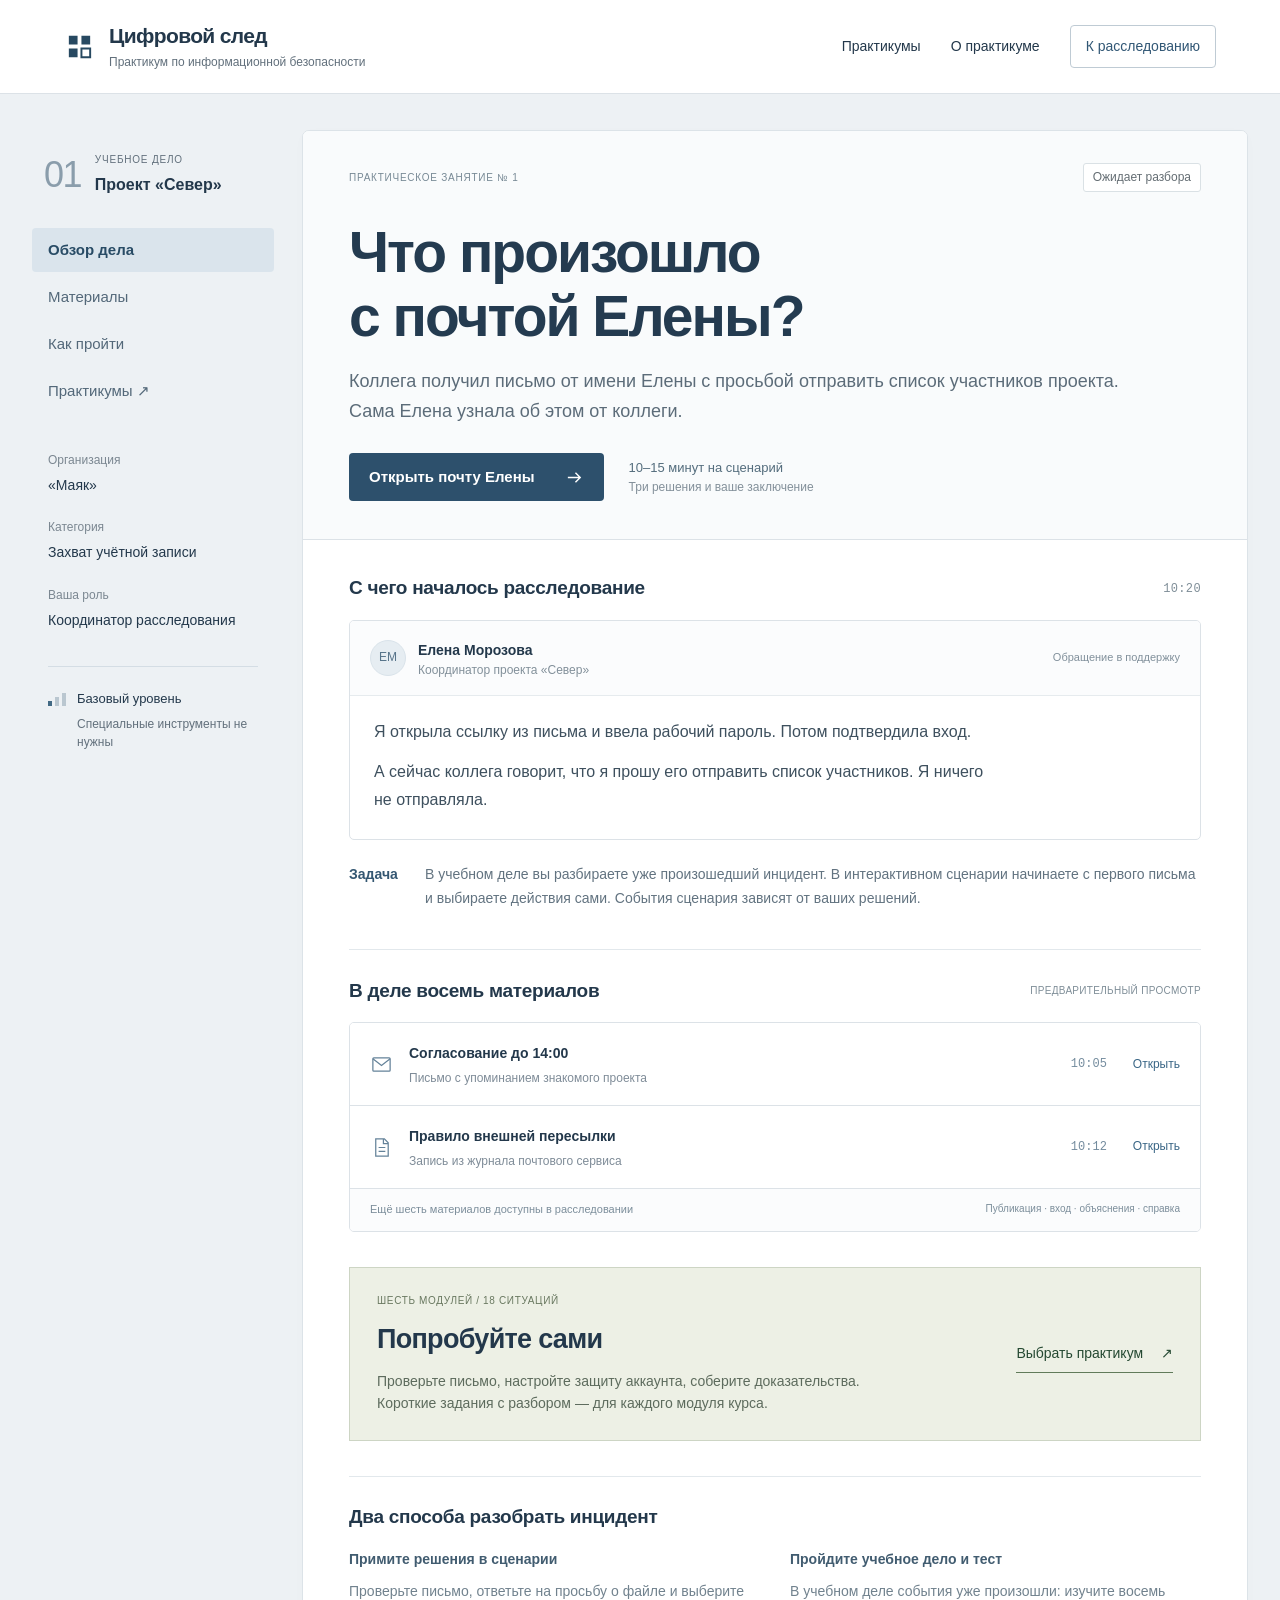
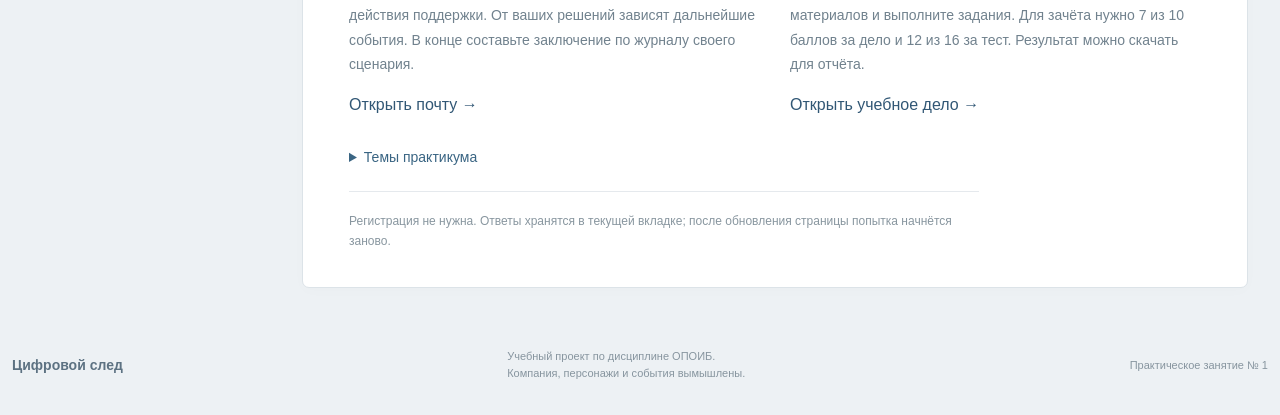
<file: index.html>
<!doctype html>
<html lang="ru">
<head>
<meta charset="UTF-8"><meta name="viewport" content="width=device-width, initial-scale=1">
<meta name="theme-color" content="#223b53">
<meta name="description" content="Учебное дело о захвате рабочей почты. Материалы инцидента, проверка версий и итоговый тест по информационной безопасности.">
<title>Дело «Север» — Цифровой след</title>
<link rel="icon" href="favicon.svg" type="image/svg+xml"><link rel="stylesheet" href="style.css?v=4"><script src="app.js?v=3" defer></script>
<script src="story.js?v=3" defer></script>
</head>
<body>
<a class="skip" href="#main">Перейти к содержанию</a>
<header class="header">
<a class="brand" href="#" aria-label="Цифровой след — главная"><svg class="brand-symbol" viewBox="0 0 32 32" aria-hidden="true"><path d="M5 5h9v9H5zm13 0h9v9h-9zM5 18h9v9H5z" fill="currentColor"/><path d="M18 18h9v9h-9z" fill="none" stroke="currentColor" stroke-width="2"/></svg><span>Цифровой след<small>Практикум по информационной безопасности</small></span></a>
<nav aria-label="Основная навигация"><a href="practice.html" class="practice-nav">Практикумы</a><a href="#course" class="landing-nav">О практикуме</a><button class="text-btn" id="header-action">К расследованию</button></nav>
</header>
<main id="main">
<div id="landing" class="case-layout">
<aside class="case-sidebar" aria-label="Навигация по делу">
<div class="sidebar-top"><span class="case-number">01</span><div><p>УЧЕБНОЕ ДЕЛО</p><strong>Проект «Север»</strong></div></div>
<nav class="case-menu" aria-label="Разделы страницы"><a class="selected" href="#case">Обзор дела</a><a href="#materials">Материалы</a><a href="#course">Как пройти</a><a href="practice.html">Практикумы ↗</a></nav>
<div class="sidebar-details"><p>Организация</p><strong>«Маяк»</strong><p>Категория</p><strong>Захват учётной записи</strong><p>Ваша роль</p><strong>Координатор расследования</strong></div>
<div class="sidebar-bottom"><span class="level-mark" aria-hidden="true"><i></i><i></i><i></i></span><p>Базовый уровень<br><small>Специальные инструменты не нужны</small></p></div>
</aside>
<div class="case-main">
<section class="case-intro" id="case"><div class="case-kicker"><span>ПРАКТИЧЕСКОЕ ЗАНЯТИЕ № 1</span><span class="case-status">Ожидает разбора</span></div>
<h1>Что произошло<br>с почтой Елены?</h1>
<p class="intro-lead">Коллега получил письмо от имени Елены с просьбой отправить список участников проекта.<br class="desktop-br"> Сама Елена узнала об этом от коллеги.</p>
<div class="intro-bottom"><button class="primary" data-story>Открыть почту Елены <svg viewBox="0 0 20 20" aria-hidden="true"><path d="M3 10h13M11 5l5 5-5 5"/></svg></button><span>10–15 минут на сценарий<br><small>Три решения и ваше заключение</small></span></div>
</section>
<div class="case-body">
<section class="incident-brief"><div class="section-title"><h2>С чего началось расследование</h2><span>10:20</span></div>
<article class="message"><div class="message-person"><span class="person-initials">ЕМ</span><div><strong>Елена Морозова</strong><p>Координатор проекта «Север»</p></div><span class="message-type">Обращение в поддержку</span></div><div class="message-text"><p>Я открыла ссылку из письма и ввела рабочий пароль. Потом подтвердила вход.</p><p>А сейчас коллега говорит, что я прошу его отправить список участников. Я ничего не отправляла.</p></div></article>
<div class="case-assignment"><span>Задача</span><p>В учебном деле вы разбираете уже произошедший инцидент. В интерактивном сценарии начинаете с первого письма и выбираете действия сами. События сценария зависят от ваших решений.</p></div></section>
<section class="materials-section" id="materials"><div class="section-title"><h2>В деле восемь материалов</h2><span>ПРЕДВАРИТЕЛЬНЫЙ ПРОСМОТР</span></div>
<div class="material-list"><button class="material-row" data-preview="D"><svg viewBox="0 0 24 24" aria-hidden="true"><rect x="3" y="5" width="18" height="14" rx="1"/><path d="m3 6 9 7 9-7"/></svg><span><strong>Согласование до 14:00</strong><small>Письмо с упоминанием знакомого проекта</small></span><span class="material-time">10:05</span><span class="row-open">Открыть</span></button>
<button class="material-row" data-preview="A"><svg viewBox="0 0 24 24" aria-hidden="true"><path d="M6 3h9l4 4v14H6zM14 3v5h5M9 12h7M9 16h7"/></svg><span><strong>Правило внешней пересылки</strong><small>Запись из журнала почтового сервиса</small></span><span class="material-time">10:12</span><span class="row-open">Открыть</span></button>
<div class="material-rest"><span>Ещё шесть материалов доступны в расследовании</span><span>Публикация · вход · объяснения · справка</span></div></div></section>
<section class="practice-entry" aria-labelledby="practice-heading"><div><p class="eyebrow">ШЕСТЬ МОДУЛЕЙ / 18 СИТУАЦИЙ</p><h2 id="practice-heading">Попробуйте сами</h2><p>Проверьте письмо, настройте защиту аккаунта, соберите доказательства. Короткие задания с разбором — для каждого модуля курса.</p></div><a href="practice.html">Выбрать практикум <span aria-hidden="true">↗</span></a></section>
<section class="course-section" id="course"><div class="section-title"><h2>Два способа разобрать инцидент</h2></div><div class="course-columns"><div><h3>Примите решения в сценарии</h3><p>Проверьте письмо, ответьте на просьбу о файле и выберите действия поддержки. От ваших решений зависят дальнейшие события. В конце составьте заключение по журналу своего сценария.</p><button class="text-btn" data-story>Открыть почту →</button></div><div><h3>Пройдите учебное дело и тест</h3><p>В учебном деле события уже произошли: изучите восемь материалов и выполните задания. Для зачёта нужно 7 из 10 баллов за дело и 12 из 16 за тест. Результат можно скачать для отчёта.</p><button class="text-btn" data-start>Открыть учебное дело →</button></div></div>
<details class="course-outline"><summary>Темы практикума</summary><ol><li>Цифровой след и открытые публикации</li><li>Фишинг и проверка запросов</li><li>Пароли, MFA и управление сеансами</li><li>ИИ и границы доверия к внешним материалам</li><li>Первые действия после инцидента</li><li>Проверка версий и восстановление событий</li></ol></details>
<p class="session-note">Регистрация не нужна. Ответы хранятся в текущей вкладке; после обновления страницы попытка начнётся заново.</p></section>
</div></div></div>
<section id="story" hidden aria-label="Интерактивный сценарий"></section>
<section id="workspace" hidden aria-label="Рабочее место расследования"><div class="workspace-top"><div><p class="eyebrow">МАЯК / УЧЕБНОЕ РАССЛЕДОВАНИЕ</p><h1 tabindex="-1" id="game-title">Дело «Север»</h1></div><button class="secondary" id="exit-game">Обзор дела</button></div><ol class="stepper" id="stepper" aria-label="Этапы дела"></ol><div id="game-content"></div></section>
</main>
<footer><a class="footer-brand" href="#">Цифровой след</a><p>Учебный проект по дисциплине ОПОИБ.<br>Компания, персонажи и события вымышлены.</p><span>Практическое занятие № 1</span></footer>
<div id="announcer" class="sr-only" aria-live="polite"></div><dialog id="evidence-dialog" aria-labelledby="evidence-title"><button class="dialog-close" aria-label="Закрыть улику">×</button><div id="evidence-body"></div></dialog>
</body></html>
</file>
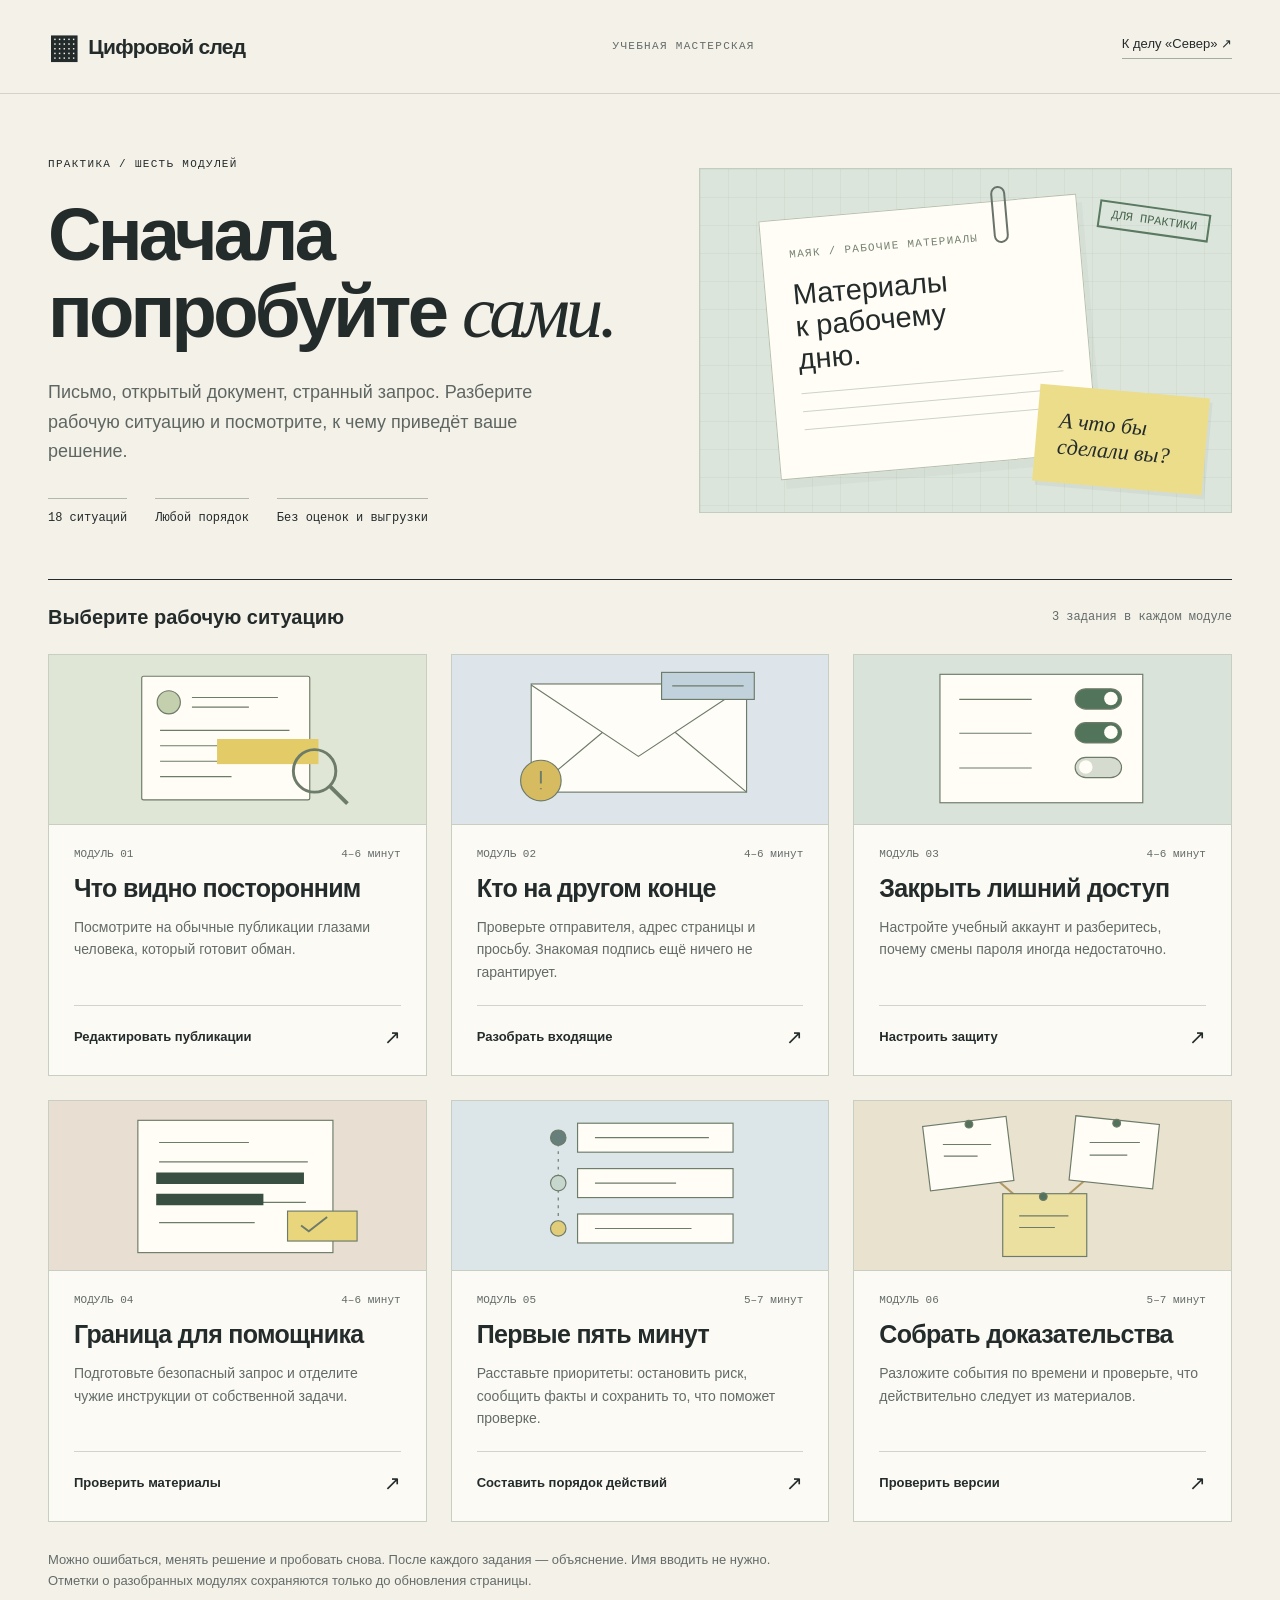
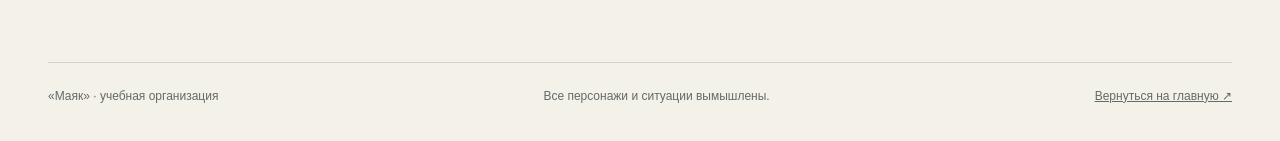
<file: practice.html>
<!doctype html>
<html lang="ru">
<head>
<meta charset="utf-8"><meta name="viewport" content="width=device-width,initial-scale=1">
<meta name="theme-color" content="#f4f1e9">
<meta name="description" content="Шесть интерактивных практикумов по информационной безопасности. Разберите рабочие ситуации, проверьте решения и узнайте, что изменить.">
<title>Практикумы — Цифровой след</title>
<link rel="icon" href="favicon.svg" type="image/svg+xml">
<link rel="stylesheet" href="practice.css?v=1"><script src="practice.js?v=1" defer></script>
</head>
<body>
<a class="skip-link" href="#content">К содержанию</a>
<header class="lab-header"><a class="lab-brand" href="index.html"><span class="brand-grid" aria-hidden="true">▦</span> Цифровой след</a><span class="header-label">УЧЕБНАЯ МАСТЕРСКАЯ</span><a class="back-link" href="index.html#course">К делу «Север» ↗</a></header>
<main id="content"><div id="practice-root"></div></main>
<footer class="lab-footer"><span>«Маяк» · учебная организация</span><span>Все персонажи и ситуации вымышлены.</span><a href="index.html">Вернуться на главную ↗</a></footer>
<noscript><p>Для интерактивных заданий необходимо включить JavaScript.</p></noscript>
</body></html>
</file>
<file: style.css>
@charset "UTF-8";
:root{--ink:#23384b;--paper:#fff;--muted:#62707c;--line:#dce2e7;--accent:#315775;--green:#276549;--red:#a23e3e;--sans:"Segoe UI",Arial,sans-serif;--mono:Consolas,"Courier New",monospace}
*{box-sizing:border-box}html{scroll-behavior:smooth;scroll-padding-top:28px}body{margin:0;background:#edf1f4;color:var(--ink);font:16px/1.6 var(--sans)}[hidden]{display:none!important}button,input{font:inherit}button,a{-webkit-tap-highlight-color:transparent}button{cursor:pointer}button:disabled{cursor:default;opacity:.45}button{border:0}a{color:inherit;text-decoration:none}a:hover{text-decoration:underline}button:focus-visible,a:focus-visible,input:focus-visible,summary:focus-visible{outline:3px solid #4286b7;outline-offset:4px}h1,h2,h3,p{margin:0}button{transition:background .15s,color .15s}.skip{position:absolute;top:-100px;left:15px;z-index:99;background:white;padding:12px}.skip:focus{top:10px}
.header{height:94px;display:flex;align-items:center;justify-content:space-between;padding:0 5%;gap:25px;background:#fff;border-bottom:1px solid var(--line)}.brand{display:flex;align-items:center;gap:14px;font-size:21px;font-weight:600;line-height:1.25;letter-spacing:-.03em}.brand:hover{text-decoration:none}.brand small{display:block;font-size:12px;font-weight:400;color:var(--muted);letter-spacing:0;margin-top:5px}.brand-symbol{width:31px;height:31px;color:#274961}.header nav{display:flex;align-items:center;gap:30px;font-size:14px}.text-btn{padding:7px 0;background:none;font-weight:500;color:#315775}.text-btn:hover{color:#172e42;text-decoration:underline}.header .text-btn{border:1px solid #bfcbd4;border-radius:4px;padding:9px 15px}.primary{display:inline-flex;gap:30px;align-items:center;justify-content:space-between;min-height:48px;padding:12px 20px;border-radius:4px;background:#2d506c;color:#fff;font-weight:550;font-size:15px}.primary:hover{background:#1d3c55}.primary svg{width:19px;height:19px;fill:none;stroke:currentColor;stroke-width:1.5}.primary span{font-size:20px;line-height:1}.eyebrow{font-size:12px;line-height:1.6;font-weight:500;letter-spacing:.065em}
.case-layout{max-width:1320px;margin:36px auto 60px;display:grid;grid-template-columns:242px minmax(0,1fr);padding:0 32px;gap:28px;align-items:start}.case-sidebar{padding-top:22px;position:sticky;top:20px}.sidebar-top{display:flex;align-items:center;gap:14px;margin:0 12px 30px}.case-number{font:400 36px/1 var(--sans);color:#8a9dab;letter-spacing:-.045em}.sidebar-top p{font-size:10px;color:var(--muted);letter-spacing:.08em;margin-bottom:4px}.sidebar-top strong{font-size:16px;font-weight:550}.case-menu{display:grid;gap:3px;margin-bottom:38px}.case-menu a{padding:10px 16px;border-radius:4px;font-size:15px;color:#536879}.case-menu .selected{background:#dae4ec;color:#284b65;font-weight:600}.case-menu a:hover{background:#e2e9ef;text-decoration:none}.sidebar-details{padding:0 16px}.sidebar-details p{font-size:12px;color:#7b8791;margin-top:22px}.sidebar-details strong{font-size:14px;font-weight:500;display:block;margin-top:4px}.sidebar-bottom{border-top:1px solid #d4dde4;margin:35px 16px 0;padding-top:22px;display:flex;align-items:flex-start;gap:11px;font-size:13px}.sidebar-bottom small{font-size:12px;color:var(--muted);display:block;line-height:1.5;margin-top:5px}.level-mark{display:flex;gap:3px;align-items:flex-end;height:17px;flex-shrink:0}.level-mark i{width:4px;background:#bac7d0;height:9px}.level-mark i:first-child{background:#426a84;height:5px}.level-mark i:last-child{height:13px}.case-main{background:white;border:1px solid #dce3e8;border-radius:7px;overflow:hidden;box-shadow:0 3px 14px #243a4f04}.case-intro{padding:32px 46px 38px;background:#f9fbfc;border-bottom:1px solid var(--line)}.case-kicker{display:flex;align-items:center;justify-content:space-between;gap:15px;font-size:10px;letter-spacing:.075em;color:#778995}.case-status{font-size:12px;letter-spacing:0;color:#646d73;padding:4px 9px;border:1px solid #dae1e5;border-radius:3px;white-space:nowrap;background:white}.case-intro h1{font-size:57px;line-height:1.12;font-weight:550;letter-spacing:-.035em;color:#243b50;margin:29px 0 18px}.intro-lead{font-size:18px;line-height:1.65;color:#5c6c79}.intro-bottom{display:flex;align-items:center;gap:25px;margin-top:27px}.intro-bottom>span{font-size:13px;color:#546d7d;line-height:1.5}.intro-bottom small{font-size:12px;color:#83909a}.case-body{padding:35px 46px 36px}.section-title{display:flex;justify-content:space-between;align-items:center;gap:15px;margin-bottom:18px}.section-title h2{font-size:19px;line-height:1.4;font-weight:550;letter-spacing:-.015em}.section-title>span{font-size:10px;letter-spacing:.03em;color:#7f8e98;white-space:nowrap}.incident-brief>.section-title>span{font:12px var(--mono)}.message{border:1px solid var(--line);border-radius:5px;overflow:hidden}.message-person{display:flex;align-items:center;gap:12px;padding:16px 20px;background:#fbfcfd;border-bottom:1px solid #e6ebee}.person-initials{width:36px;height:36px;flex-shrink:0;display:grid;place-items:center;background:#e6edf2;border:1px solid #d9e3ea;border-radius:50%;color:#57748a;font-size:12px}.message-person strong{font-size:14px;font-weight:600}.message-person p{font-size:12px;color:#82909a;line-height:1.4}.message-type{margin-left:auto;font-size:11px;color:#81909b}.message-text{padding:22px 24px 25px;font-size:16px;line-height:1.75;color:#3e505e;max-width:660px}.message-text p+p{margin-top:12px}.case-assignment{display:grid;grid-template-columns:66px 1fr;gap:10px;margin:23px 0 0;color:#627380;font-size:14px;line-height:1.7}.case-assignment>span{color:#345772;font-weight:600}.materials-section{margin-top:38px;padding-top:28px;border-top:1px solid #e2e8ec}.material-list{border:1px solid var(--line);border-radius:5px;overflow:hidden}.material-row{display:flex;align-items:center;gap:16px;background:white;text-align:left;color:var(--ink);width:100%;padding:17px 20px;border-bottom:1px solid var(--line)}.material-row:hover{background:#f5f9fc}.material-row svg{width:23px;height:23px;fill:none;stroke:#648299;stroke-width:1.3;flex-shrink:0}.material-row strong{font-size:14px;font-weight:550}.material-row small{display:block;font-size:12px;color:#7f8c98;margin-top:3px}.material-time{margin-left:auto;font:12px var(--mono);color:#748c9e}.row-open{font-size:12px;color:#3a6686;margin-left:10px}.material-rest{display:flex;flex-wrap:wrap;gap:2px 14px;justify-content:space-between;background:#fbfcfd;padding:12px 20px;font-size:11px;color:#7c8e9b}.material-rest>span:last-child{font-size:10px}.course-section{margin-top:34px;padding-top:27px;border-top:1px solid #e2e8ec}.course-columns{display:grid;grid-template-columns:1fr 1fr;gap:30px}.course-columns h3{font-size:14px;font-weight:600;margin-bottom:8px;color:#415c70}.course-columns p{font-size:14px;line-height:1.75;color:#71828e}.course-outline{margin-top:22px;font-size:14px}.course-outline summary{cursor:pointer;color:#3a6583}.course-outline ol{font-size:14px;color:#647987;padding-left:22px;line-height:1.9}.session-note{font-size:12px;color:#88969f;padding-top:20px;margin-top:23px;border-top:1px solid #e5e9ed;max-width:630px}footer{display:flex;justify-content:space-between;align-items:center;max-width:1256px;margin:auto;padding:0 0 32px;gap:25px;font-size:11px;color:#87959f}.footer-brand{font-size:14px;font-weight:600;color:#5d7282}footer>span{font-size:11px}

/* Investigation */
#workspace{max-width:1240px;margin:auto;padding:38px 40px 70px;min-height:75vh}.workspace-top{display:flex;justify-content:space-between;align-items:center;gap:20px}.workspace-top h1{font-size:40px;font-weight:500;line-height:1.25;letter-spacing:-.04em;margin-top:8px}.secondary{display:inline-flex;align-items:center;justify-content:center;border:1px solid #a5aba8;padding:11px 18px;background:transparent;color:var(--ink);min-height:46px}.secondary:hover{background:#e6e7e0}.stepper{list-style:none;display:grid;grid-template-columns:repeat(5,1fr);padding:0;margin:30px 0 36px;border-top:1px solid var(--line)}.stepper li{padding:13px 0 0;font-size:13px;color:var(--muted);border-top:3px solid transparent;margin-top:-2px}.stepper li.current{border-color:var(--accent);color:var(--ink);font-weight:650}.stepper li.complete{border-color:#70887c}.stepper span{font:12px var(--mono);margin-right:8px}.stage-header{margin-bottom:26px}.stage-header h2{font-size:30px;font-weight:550;line-height:1.2;letter-spacing:-.025em;margin-bottom:12px}.stage-header p{max-width:730px;color:var(--muted)}.stage-meta{font:12px var(--mono);margin-bottom:12px;color:#7d491c}.evidence-grid{display:grid;grid-template-columns:repeat(4,1fr);gap:15px}.evidence-card{text-align:left;min-height:172px;background:#fafaf7;border:1px solid #caccC5;padding:20px;display:flex;flex-direction:column;align-items:flex-start;color:var(--ink);position:relative}.evidence-card:hover{border-color:#ad642f;transform:translateY(-3px);background:white}.evidence-card .filetype{font:11px var(--mono);color:#776a5e;margin-bottom:21px;letter-spacing:.1em}.evidence-card h3{font-size:18px;line-height:1.3;font-weight:550;margin-bottom:15px}.evidence-card .card-date{font:12px var(--mono);color:var(--muted);margin-top:auto}.evidence-card .read-mark{position:absolute;right:13px;top:13px;color:var(--green);font-size:13px}.stage-actions{margin-top:28px;display:flex;align-items:center;justify-content:space-between;gap:20px;border-top:1px solid var(--line);padding-top:22px}.stage-actions p{font-size:14px;color:var(--muted)}.panel{background:#fafaf7;border:1px solid var(--line);padding:26px;margin-bottom:16px}.panel h3{font-size:19px;line-height:1.4;font-weight:550}.choices{display:grid;gap:10px;margin-top:18px}.choice{display:flex;gap:12px;align-items:center;border:1px solid var(--line);padding:13px 16px;cursor:pointer;font-size:16px;background:#fff}.choice:has(input:checked){background:#fff0e5;border-color:#be6a34}.choice:hover{border-color:#aeb2ac}.choice input{accent-color:#a84b17;width:18px;height:18px;flex-shrink:0}.feedback{margin-top:16px;padding-top:14px;border-top:1px solid var(--line);font-size:15px}.feedback.good{color:var(--green)}.feedback.bad{color:var(--red)}.feedback p{color:#424d49;margin-top:5px}.status-message{margin-top:16px;color:var(--red);font-size:15px}.timeline-layout{display:grid;grid-template-columns:1.6fr 1fr;gap:28px;align-items:start}.timeline{list-style:none;padding:0;margin:0;display:grid;gap:10px}.timeline li{display:flex;gap:15px;align-items:center;background:#fafaf7;border:1px solid var(--line);padding:14px 17px}.timeline .order-num{font:13px var(--mono);color:#8a7360}.timeline .event-name{flex:1;font-size:16px}.move-controls{display:flex;gap:4px}.move-controls button{width:37px;height:37px;background:#e7e8e1;font-size:21px;color:var(--ink)}.move-controls button:hover{background:#d8dcd2}.note{border-top:3px solid var(--accent);padding:20px 0;font-size:15px;color:var(--muted)}.note h3{font-size:18px;color:var(--ink);font-weight:550;margin-bottom:12px}.note p+p{margin-top:14px}.result-head{background:var(--ink);color:var(--paper);padding:34px;display:grid;grid-template-columns:1fr auto;gap:25px;margin-bottom:26px}.result-head h2{font-size:32px;line-height:1.2;letter-spacing:-.02em;font-weight:500;margin:12px 0}.result-head p{max-width:660px;color:#c5cbc9}.score{font-size:58px;letter-spacing:-.05em;align-self:center;white-space:nowrap}.score small{font-size:23px;color:#afb8b3}.result-grid{display:grid;grid-template-columns:1fr 1fr;gap:22px}.result-grid h3{font-size:19px;margin-bottom:12px;font-weight:550}.result-grid p{font-size:15px}.result-grid ul{padding-left:20px;font-size:15px}.quiz-name{display:flex;align-items:center;gap:14px;margin:20px 0;flex-wrap:wrap}.quiz-name input{border:1px solid #aab2aa;padding:11px;background:white;min-width:260px;max-width:100%}.quiz-name small{font-size:13px;color:var(--muted)}.question-count{font:12px var(--mono);color:#8a5a39;margin-bottom:11px}.quiz-options{margin-bottom:20px}.question-progress{height:3px;background:#dedfd9;margin:20px 0}.question-progress span{display:block;height:100%;background:var(--accent)}.quiz-nav{display:flex;align-items:center;gap:15px;justify-content:space-between}.quiz-review details{border-bottom:1px solid var(--line);padding:15px 0;font-size:15px}.quiz-review summary{cursor:pointer;font-weight:550}.quiz-review details p{margin:8px 0;color:#4f5c53}.review-badge{font-size:13px;font-weight:600;margin-right:8px}.review-badge.good{color:var(--green)}.review-badge.bad{color:var(--red)}.quiet{color:var(--muted);font-size:14px}dialog{border:1px solid #c5c7be;padding:38px;width:min(650px,calc(100% - 32px));max-height:85vh;overflow:auto;background:#fafaf6;color:var(--ink);box-shadow:0 25px 100px #0004}dialog::backdrop{background:#101820bb;backdrop-filter:blur(4px)}.dialog-close{position:absolute;right:14px;top:8px;background:none;font-size:32px;color:var(--ink);width:44px;height:44px}.doc-label{font:12px var(--mono);letter-spacing:.08em;color:#8a572c;margin-bottom:15px}#evidence-title{font-size:29px;line-height:1.2;font-weight:500;margin-bottom:20px;padding-right:20px}.doc-fields{border-block:1px solid var(--line);padding:13px 0;margin-bottom:20px;font:13px/1.9 var(--mono);overflow-wrap:anywhere}.doc-content{font-size:17px;line-height:1.7}.doc-content p+p{margin-top:15px}.doc-foot{font:12px var(--mono);margin-top:25px;padding-top:15px;border-top:1px solid var(--line);color:var(--muted)}.evidence-help{margin-top:18px;font-size:14px;color:#685338}.sr-only{position:absolute;width:1px;height:1px;padding:0;margin:-1px;overflow:hidden;clip:rect(0,0,0,0);white-space:nowrap;border:0}

/* The investigation shares the visual language of the case overview. */
#workspace{background:#fff;margin:32px auto 45px;border:1px solid var(--line);border-radius:6px;padding:32px 40px 45px}.workspace-top h1{font-size:34px;letter-spacing:-.025em}.secondary{border-radius:4px;background:white;border-color:#c8d3db;color:#3d617a;font-size:14px}.secondary:hover{background:#edf3f7}.stepper{border-color:#dfe7ec}.stepper li.current{border-color:#365f7c}.stepper li.complete{border-color:#a8bac7}.evidence-grid{grid-template-columns:repeat(2,1fr);gap:12px}.evidence-card{min-height:130px;background:#fff;border-color:#dbe3e9;border-radius:5px;padding:18px 22px}.evidence-card:hover{transform:none;background:#f6f9fb;border-color:#9eb5c5}.evidence-card .filetype{font:11px var(--sans);letter-spacing:.04em;color:#738b9b;margin-bottom:12px}.evidence-card h3{font-size:17px;font-weight:550;margin-bottom:12px}.evidence-card .card-date{font-size:11px;color:#7f929f}.stage-header h2{font-size:26px;letter-spacing:-.02em}.stage-meta{font:12px var(--sans);color:#698598}.panel{border-radius:5px;background:#fff;border-color:#dce4e9}.panel h3{font-size:18px}.choice{border-radius:4px;font-size:15px}.choice:has(input:checked){background:#edf4f8;border-color:#86a7bd}.choice input{accent-color:#315e7d}.choice:hover{border-color:#a6bac9}.timeline li{border-radius:4px;background:#fff}.timeline .order-num{color:#7b94a6}.move-controls button{background:#eaf0f4;color:#486b84;border-radius:3px}.move-controls button:hover{background:#dce8f0}.note{border-top:2px solid #b3c6d4}.result-head{border-radius:5px;background:#29495f}.result-head h2{font-size:29px}.question-count{font:12px var(--sans);color:#6e8597}.question-progress span{background:#648ba5}.feedback{font-size:14px}.feedback p{color:#5a6f7d}.doc-label{font:12px var(--sans);color:#6c8697}.doc-fields{color:#648093}.evidence-help{color:#617c8e}dialog{background:white;border-color:#bdcdd8;border-radius:6px;box-shadow:0 20px 80px #172c3d33}dialog::backdrop{background:#1a2f4070;backdrop-filter:blur(2px)}.dialog-close{color:#4c6c82}.result-grid p{color:#5b7180}.question-progress{background:#e6edf2}.quiet{color:#738794}
@media(min-width:1500px){.case-layout{margin-top:48px}.case-intro h1{font-size:61px}}
@media(max-width:1100px){.case-layout{grid-template-columns:195px minmax(0,1fr);gap:20px;padding:0 25px}.case-intro,.case-body{padding-inline:30px}.case-intro h1{font-size:49px}.case-sidebar{font-size:14px}.intro-bottom{gap:18px}.message-type{display:none}.materials-section .section-title>span{display:none}footer{padding:0 25px 30px}#workspace{margin:25px}}
@media(max-width:760px){.header{height:79px;padding:0 20px}.brand{font-size:19px;gap:10px}.brand small{font-size:10px;max-width:180px}.brand-symbol{width:26px;height:26px}.landing-nav{display:none}.header .text-btn{font-size:12px;padding:8px 10px}.header nav{gap:10px}.case-layout{display:block;padding:0 16px;margin:18px auto 30px}.case-sidebar{position:static;padding:0;margin-bottom:16px}.sidebar-top{margin:0 0 12px;gap:10px}.case-number{font-size:27px}.sidebar-top p{font-size:9px}.sidebar-top strong{font-size:14px}.case-menu{display:flex;gap:5px;margin:0;border-bottom:1px solid #d2dde5;padding-bottom:12px}.case-menu a{padding:7px 11px;font-size:13px}.sidebar-details,.sidebar-bottom{display:none}.case-intro{padding:23px 24px 27px}.case-kicker{font-size:9px;gap:8px}.case-status{font-size:10px;padding:3px 6px}.case-intro h1{font-size:41px;margin:22px 0 16px;letter-spacing:-.04em}.intro-lead{font-size:16px}.desktop-br{display:none}.intro-bottom{align-items:flex-start;flex-direction:column;gap:12px}.intro-bottom .primary{width:100%}.intro-bottom>span{font-size:12px}.intro-bottom small{display:inline;font-size:11px}.case-body{padding:27px 24px 28px}.section-title h2{font-size:17px}.section-title>span{font-size:10px}.message-person{padding:12px;gap:10px}.message-person strong{font-size:13px}.message-person p{font-size:11px}.person-initials{width:31px;height:31px;font-size:11px}.message-text{padding:17px 16px;font-size:15px;line-height:1.7}.case-assignment{display:block;font-size:13px;margin-top:17px}.case-assignment>span{display:block;margin-bottom:5px}.material-row{padding:14px 12px;gap:11px}.material-row strong{font-size:13px;display:block;line-height:1.5}.material-row small{font-size:11px}.material-time{font-size:10px}.material-row svg{width:20px;height:20px}.row-open{display:none}.material-rest{padding:12px;font-size:10px}.material-rest>span:last-child{display:none}.course-columns{grid-template-columns:1fr;gap:18px}.course-columns p{font-size:13px}.course-outline{font-size:13px}.course-outline ol{font-size:13px}.session-note{font-size:11px}footer{padding:0 25px 25px;flex-wrap:wrap;gap:14px}footer p{order:3;width:100%;font-size:11px}footer>span{font-size:10px}.footer-brand{font-size:12px}#workspace{margin:18px 16px;padding:22px 20px 30px}.workspace-top{gap:15px}.workspace-top .eyebrow{font-size:9px}.workspace-top h1{font-size:27px}.workspace-top .secondary{padding:8px;font-size:12px;min-width:80px}.stepper{gap:6px;margin:24px 0}.stepper li{font-size:10px;line-height:1.4}.stepper span{display:block;margin-bottom:4px}.stage-header h2{font-size:24px}.stage-header p{font-size:14px}.evidence-grid{grid-template-columns:1fr;gap:10px}.evidence-card{min-height:117px;padding:16px}.evidence-card h3{font-size:16px}.stage-actions{align-items:flex-start;flex-direction:column}.stage-actions .primary{width:100%}.stage-actions p{font-size:13px}.timeline-layout,.result-grid{grid-template-columns:1fr;gap:20px}.timeline li{padding:10px;gap:8px}.timeline .event-name{font-size:13px}.move-controls button{width:30px;height:36px}.panel{padding:18px}.panel h3{font-size:16px}.choice{padding:11px;font-size:14px}.result-head{padding:23px;grid-template-columns:1fr}.result-head h2{font-size:26px}.score{font-size:46px}.quiz-nav{flex-wrap:wrap}.quiz-name input{min-width:0;width:100%}.quiz-name label{width:100%}dialog{padding:30px 24px}#evidence-title{font-size:25px}.doc-content{font-size:16px}}
@media(prefers-reduced-motion:reduce){html{scroll-behavior:auto}*{transition:none!important}}

/* Branching mail simulation */
#story{max-width:1240px;margin:32px auto 45px;background:#fff;border:1px solid var(--line);border-radius:6px;padding:32px 40px 45px}
.story-top{display:flex;align-items:center;justify-content:space-between;gap:20px}.story-top h1{font-size:32px;font-weight:550;margin-top:6px}.story-steps{display:grid;grid-template-columns:repeat(4,1fr);list-style:none;padding:0;margin:26px 0 32px;border-bottom:1px solid var(--line)}.story-steps li{font-size:13px;color:var(--muted);padding:12px 0;border-bottom:3px solid transparent}.story-steps [aria-current]{border-color:#315775;color:var(--ink);font-weight:600}.story-role{color:#647e91;font-size:13px;margin-bottom:8px}#story h2{font-size:27px;line-height:1.3;font-weight:550;max-width:850px}.story-intro{margin:12px 0 25px;max-width:800px;color:#637584}.mail-shell{display:grid;grid-template-columns:270px minmax(0,1fr);border:1px solid var(--line);border-radius:5px;overflow:hidden}.mail-list{background:#f5f7f9;border-right:1px solid var(--line)}.mail-list>p{padding:17px;font-size:13px;border-bottom:1px solid var(--line)}.mail-list>p span{float:right}.mail-list button{display:block;width:100%;background:transparent;text-align:left;padding:20px 17px;border-bottom:1px solid var(--line);color:var(--ink);border-left:3px solid transparent}.mail-list button[aria-pressed=true]{background:#e7eff5;border-left-color:#315775}.mail-list small,.mail-list strong,.mail-list button span{display:block}.mail-list small{font-size:11px;color:#6c8191}.mail-list strong{font-size:14px;margin:7px 0}.mail-list button span{font-size:12px;color:#6c8191}.mail-reader{padding:28px 32px;min-width:0}.mail-reader h3{font-size:23px;font-weight:550}.story-label{font-size:12px;color:#7d8f9d;margin-bottom:8px}.mail-sender{font-size:13px;margin:12px 0 20px}.mail-sender .text-btn{font-size:12px;display:block}.mail-address{display:grid;grid-template-columns:45px 1fr;gap:5px;margin:0 0 20px;font-size:12px;border-block:1px solid var(--line);padding:12px 0}.mail-address dd{margin:0;overflow-wrap:anywhere}.mail-copy{font-size:16px;line-height:1.8}.mail-copy p+p{margin-top:18px}.document-link{background:#e8eef3;border:1px solid #c3d2de;color:#345b77;padding:10px 20px;border-radius:3px;margin:18px 0}.link-preview{border-left:2px solid #9cb3c4;padding:12px 16px;margin-bottom:20px;font-size:13px}.link-preview code{overflow-wrap:anywhere}.link-preview p+p{margin-top:8px}.story-decision{margin:28px 0 0;max-width:880px}.story-decision h3{font-size:18px;font-weight:550;margin-bottom:15px}.story-choice{width:100%;display:flex;align-items:center;justify-content:space-between;gap:20px;padding:17px 20px;margin:10px 0;background:white;border:1px solid #bccdd9;border-radius:4px;color:var(--ink);text-align:left;line-height:1.6;font-size:15px}.story-choice:hover{background:#edf4f8;border-color:#6a90ab}.story-choice span{flex-shrink:0}.story-decision .quiet{margin-top:15px;font-size:12px}.standalone{border:1px solid var(--line);max-width:850px}.message-address{font-size:13px;margin-bottom:20px;overflow-wrap:anywhere}.message-address summary{cursor:pointer;color:#315775}.fake-link{color:#315775;text-decoration:underline;overflow-wrap:anywhere}.support-chat{margin:24px 0 18px;max-width:800px;border-left:3px solid #a6bdce;padding:4px 0 4px 23px}.chat-name{font-size:13px;color:#688395;font-weight:600}.support-chat p+p{margin-top:12px}.support-log{background:#f6f8fa;padding:20px 24px;max-width:800px}.support-log h3{font-size:15px;margin-bottom:8px}.support-log p{font-size:14px}.story-response{max-width:820px;padding:15px 0 30px}.story-response>p:not(.story-role){font-size:18px;line-height:1.8;margin:22px 0 30px}.case-outcome{padding:20px 0;margin:22px 0;border-block:1px solid var(--line)}.case-outcome p+p{margin-top:9px}.report-layout{display:grid;grid-template-columns:1.15fr 1fr;gap:40px;margin-top:30px}.report-layout h3{font-size:18px;font-weight:550;margin-bottom:18px}.claim-label{display:block;font-size:15px;margin:22px 0 10px}.report-layout select,.report-layout textarea{font:14px/1.6 var(--sans);display:block;width:100%;padding:12px;color:var(--ink);border:1px solid #aebfcd;background:#fff;border-radius:4px}.report-layout textarea{resize:vertical;margin-bottom:16px}.report-layout select:focus-visible,.report-layout textarea:focus-visible{outline:3px solid #4286b7;outline-offset:3px}.story-records details{border-bottom:1px solid var(--line);padding:14px 0;font-size:14px}.story-records summary{cursor:pointer;font-weight:550}.story-records p{margin-top:12px;color:#5a6f7d}.story-finish{display:flex;flex-wrap:wrap;align-items:center;gap:14px;margin-top:34px;border-top:1px solid var(--line);padding-top:24px}.story-finish p{width:100%;font-size:13px}#conclusion-feedback p{font-size:14px;margin-top:12px}.course-columns .text-btn{margin-top:8px}
@media(max-width:1100px){#story{margin:25px}.mail-shell{grid-template-columns:220px minmax(0,1fr)}}
@media(max-width:760px){#story{margin:18px 16px;padding:22px 20px 30px}.story-top{align-items:flex-start}.story-top h1{font-size:25px}.story-top .eyebrow{font-size:9px}.story-top .secondary{font-size:12px;padding:8px;min-width:82px}.story-steps{gap:8px;margin:20px 0 24px}.story-steps li{font-size:11px}#story h2{font-size:23px}.story-role{font-size:11px}.story-intro{font-size:14px}.mail-shell{grid-template-columns:1fr}.mail-list{border-right:0}.mail-list>p{padding:10px 14px}.mail-list button{padding:12px 14px}.mail-list button span{display:none}.mail-list strong{margin:4px 0}.mail-reader{padding:20px 16px}.mail-reader h3{font-size:20px}.mail-copy{font-size:14px}.mail-address{font-size:11px}.story-choice{font-size:14px;padding:13px}.report-layout{grid-template-columns:1fr;gap:28px}.story-response>p:not(.story-role){font-size:16px}.story-finish .secondary{width:100%}.case-outcome{font-size:14px}.support-chat{font-size:14px;padding-left:15px}.support-log{padding:17px}.claim-label{font-size:14px}}

/* Course module practice entry */
.practice-entry{background:#edf0e5;border:1px solid #cdd5c4;padding:25px 27px;margin:35px 0;display:flex;gap:25px;align-items:center;justify-content:space-between}.practice-entry h2{font-size:27px;font-weight:550;letter-spacing:-.7px;margin:9px 0}.practice-entry p:not(.eyebrow){font-size:14px;max-width:490px;color:#5d6b5d}.practice-entry .eyebrow{font-size:10px;color:#697860}.practice-entry>a{font-size:14px;color:#254932;white-space:nowrap;border-bottom:1px solid #617b5a;padding:8px 0}.practice-entry>a span{margin-left:14px}.practice-nav{font-size:14px}.case-menu{flex-wrap:wrap}@media(max-width:760px){.practice-entry{display:block;padding:22px}.practice-entry>a{display:inline-block;margin-top:15px}.header nav{gap:12px}.practice-nav{font-size:12px}.header .brand small{max-width:120px}.header .brand{font-size:16px}.header .brand-symbol{display:none}.header .text-btn{font-size:11px;padding:7px}}
</file>
<file: practice.css>
@charset "UTF-8";
:root{--paper:#f4f1e9;--ink:#242b2b;--muted:#636b68;--line:#d3d3c9;--yellow:#ead976;--green:#295e4c;--accent:#365d72;--sans:"Segoe UI",Arial,sans-serif;--mono:Consolas,"Courier New",monospace}
*{box-sizing:border-box}body{margin:0;background:var(--paper);color:var(--ink);font:16px/1.6 var(--sans)}button,input,select{font:inherit}button,a,select{-webkit-tap-highlight-color:transparent}button{cursor:pointer;color:inherit}button:disabled{cursor:default}a{color:inherit}button:focus-visible,a:focus-visible,select:focus-visible{outline:3px solid #376fa0;outline-offset:5px}[hidden]{display:none!important}h1,h2,h3,p{margin:0}button{border-radius:2px}svg{display:block}.skip-link{position:absolute;top:-70px;left:20px;background:white;padding:12px;z-index:20}.skip-link:focus{top:10px}.lab-header{max-width:1400px;margin:auto;height:94px;padding:0 48px;display:flex;align-items:center;justify-content:space-between;gap:20px;border-bottom:1px solid var(--line)}.lab-brand{font-size:21px;font-weight:650;letter-spacing:-.7px;text-decoration:none;display:flex;align-items:center;gap:10px}.brand-grid{font-size:33px;line-height:1}.header-label,.eyebrow,.tiny-label{font:11px/1.5 var(--mono);letter-spacing:1.3px}.header-label{color:var(--muted)}.back-link{font-size:13px;text-decoration:none;border-bottom:1px solid #a7aca2;padding-bottom:4px}.lab-footer{max-width:1304px;margin:70px auto 0;padding:24px 0 35px;display:flex;justify-content:space-between;gap:20px;border-top:1px solid var(--line);font-size:12px;color:var(--muted)}#practice-root{max-width:1304px;margin:auto}.lab-hero{display:grid;grid-template-columns:1.15fr 1fr;gap:60px;padding:62px 0 54px;align-items:center}.hero-copy .eyebrow{margin-bottom:23px}.hero-copy h1{font-size:clamp(46px,5.8vw,76px);line-height:1.04;letter-spacing:-3.8px;font-weight:550;max-width:650px}.hero-copy h1 em{font-family:Georgia,serif;font-weight:400}.hero-copy>p:not(.eyebrow){font-size:18px;line-height:1.65;max-width:490px;margin-top:27px;color:#5e6662}.hero-caption{display:flex;gap:28px;margin-top:31px;font:12px var(--mono)}.hero-caption span{border-top:1px solid #b3b8ae;padding-top:12px}.hero-art{height:345px;position:relative;background:#dce5dc;border:1px solid #c3cdbf;overflow:hidden}.hero-art:before{content:"";position:absolute;inset:0;background-image:linear-gradient(#879d821a 1px,transparent 1px),linear-gradient(90deg,#879d821a 1px,transparent 1px);background-size:28px 28px}.art-sheet{position:absolute;left:13%;top:38px;width:60%;height:260px;background:#fffdf6;border:1px solid #b6c1b0;transform:rotate(-5deg);padding:27px;box-shadow:5px 9px 0 #42633c0b}.art-sheet .tiny-label{color:#73816f}.art-sheet h3{font-size:29px;line-height:1.13;font-weight:500;margin:15px 0}.sheet-lines i{display:block;height:1px;background:#cdd3c7;margin:17px 0}.art-stamp{position:absolute;right:21px;top:38px;border:2px solid #5a7961;padding:5px 11px;color:#46664d;font:12px var(--mono);transform:rotate(8deg)}.art-note{position:absolute;right:25px;bottom:24px;width:170px;background:#ecdd8b;padding:22px;font:italic 22px/1.2 Georgia,serif;transform:rotate(5deg);box-shadow:3px 4px 0 #26392d0c}.art-paperclip{position:absolute;left:55%;top:17px;width:15px;height:57px;border:2px solid #69736a;border-radius:12px;transform:rotate(-5deg)}.catalog-top{display:flex;align-items:center;justify-content:space-between;gap:20px;padding:21px 0;border-top:1px solid var(--ink)}.catalog-top h2{font-size:20px;font-weight:550}.catalog-top p{font:12px var(--mono);color:var(--muted)}.modules{display:grid;grid-template-columns:repeat(3,1fr);gap:24px}.module-card{border:1px solid #c9cec3;display:flex;flex-direction:column;background:#fbfaf5;text-decoration:none;transition:transform .18s,border-color .18s;position:relative}.module-card:hover{transform:translateY(-4px);border-color:#667668}.module-art{height:170px;overflow:hidden;position:relative;border-bottom:1px solid #c9cec3;display:flex;justify-content:center;align-items:center}.module-art svg{width:100%;height:100%}.module-info{padding:23px 25px 22px;display:flex;flex-direction:column;flex:1}.module-meta{display:flex;justify-content:space-between;font:11px var(--mono);color:var(--muted);margin-bottom:13px}.module-info h3{font-size:25px;letter-spacing:-.7px;line-height:1.2;font-weight:550}.module-info p{font-size:14px;color:var(--muted);margin:13px 0 22px;line-height:1.6}.module-enter{display:flex;justify-content:space-between;align-items:center;margin-top:auto;font-size:13px;font-weight:600;border-top:1px solid var(--line);padding-top:15px}.module-enter b{font-size:20px;font-weight:400}.catalog-note{font-size:13px;color:var(--muted);max-width:760px;margin-top:28px}.work-top{display:flex;align-items:center;justify-content:space-between;gap:20px;margin:30px 0}.text-button{border:0;background:none;padding:6px 0;font-size:13px;text-decoration:underline;text-underline-offset:4px}.work-index{font:12px var(--mono);color:var(--muted)}.work-heading{display:grid;grid-template-columns:1fr auto;gap:30px;align-items:end;margin:32px 0}.work-heading h1{font-size:40px;font-weight:550;letter-spacing:-1.2px;line-height:1.16;margin-top:12px}.work-heading p:not(.eyebrow){font-size:16px;max-width:730px;margin-top:13px;color:var(--muted)}.stage-dots{display:flex;gap:7px;padding:0;list-style:none}.stage-dots li{width:38px;height:4px;background:#cdd1c6}.stage-dots .active{background:#526c59}.stage-dots .done{background:#93aa8a}.exercise{display:grid;grid-template-columns:minmax(0,1.55fr) minmax(300px,1fr);border:1px solid #cbd0c4;background:#fcfbf6;align-items:stretch}.scene{padding:30px;background:#e3e9df;min-width:0;position:relative;min-height:490px}.scene[data-kind=mail]{background:#e0e7ea}.scene[data-kind=settings]{background:#dce4dd}.scene[data-kind=redact]{background:#e7e1d9}.scene[data-kind=order]{background:#dfe6e7}.scene[data-kind=classify]{background:#e9e3d1}.scene-bar{display:flex;justify-content:space-between;gap:10px;color:#5b695f;font:11px var(--mono);border-bottom:1px solid #b9c6b7;padding-bottom:16px;margin-bottom:23px}.scene-bar i{font-style:normal}.workspace-paper{background:#fffef9;border:1px solid #c4cbc0;padding:27px;box-shadow:4px 5px 0 #42573f08}.paper-person{display:flex;gap:12px;align-items:center;margin-bottom:18px}.avatar{width:41px;height:41px;display:grid;place-items:center;background:#dedfcf;font-size:13px;border-radius:50%;flex-shrink:0}.paper-person strong{font-size:14px;display:block}.paper-person small{display:block;color:var(--muted);font-size:11px}.workspace-paper h3{font-size:22px;line-height:1.35;font-weight:550;margin-bottom:15px}.scene-copy{font-size:15px;line-height:1.75;margin-bottom:22px}.pick-items{display:grid;gap:10px}.pick-item{display:flex;align-items:flex-start;gap:12px;background:#fffdf7;border:1px solid #bcc4b7;text-align:left;padding:13px 14px;font-size:14px;line-height:1.6;width:100%}.pick-item[aria-pressed=true]{background:#fcf1b8;border-color:#918247}.check-square{display:grid;place-items:center;flex:0 0 20px;height:20px;border:1px solid #a1aa9a;margin-top:2px;font-size:12px}.pick-item[aria-pressed=true] .check-square{background:#4b624d;border-color:#4b624d;color:white}.pick-item.is-redacted .item-copy{text-decoration:line-through;text-decoration-thickness:8px;text-decoration-color:#26352ed0}.pick-item.is-redacted{background:#e6e9e1}.scene-bottom{font:11px/1.6 var(--mono);color:#61705f;margin-top:19px}.exercise-side{padding:32px;display:flex;flex-direction:column;border-left:1px solid #cbd0c4}.exercise-side h2{font-size:22px;font-weight:550;line-height:1.35;margin:10px 0 14px;letter-spacing:-.4px}.exercise-side>.side-intro{font-size:14px;color:var(--muted);margin-bottom:25px}.decision-choices{display:grid;gap:10px}.decision{border:1px solid #c7cbbf;background:#fffefa;padding:15px;text-align:left;line-height:1.55;font-size:14px;display:flex;gap:11px}.decision[aria-pressed=true]{border-color:#3b6952;background:#e7eee5}.choice-letter{font:12px var(--mono);color:#707a6a;flex-shrink:0;margin-top:3px}.check-button,.next-button{background:#293f32;color:#fff;border:1px solid #293f32;padding:13px 19px;min-height:48px;font-size:14px;display:inline-flex;align-items:center;justify-content:space-between;gap:28px;text-decoration:none}.check-button:hover,.next-button:hover{background:#3a5944}.check-button{width:100%;margin-top:25px}.check-button:disabled{opacity:.4}.check-button span,.next-button span{font-size:20px}.side-help{font-size:12px;color:var(--muted);margin-top:15px}.feedback-box{margin-top:25px;padding:19px;background:#e6ede0;border-top:3px solid #627c51;font-size:14px}.feedback-box.review{background:#f3ead4;border-color:#aa8841}.feedback-box h3{font-size:17px;font-weight:600;margin-bottom:8px}.feedback-box p+p{margin-top:12px}.feedback-box .next-button{margin-top:18px;width:100%}.feedback-note{font-size:12px}.mail-top{display:flex;justify-content:space-between;border-bottom:1px solid #d3d8d1;padding-bottom:14px;margin-bottom:21px;font-size:11px;color:var(--muted)}.mail-from{font-size:13px;margin-bottom:15px}.inspection{border-top:1px solid #d1d5c9;padding:12px 0;font-size:13px}.inspection summary{cursor:pointer;list-style-position:inside;color:#355e76}.inspection p{padding:10px 0 0;overflow-wrap:anywhere;font:12px/1.7 var(--mono)}.mail-body{line-height:1.9;font-size:15px;margin:22px 0}.mail-document{padding:15px;border:1px dashed #bfc8bc;display:flex;align-items:center;gap:13px;font-size:13px;margin:18px 0}.doc-icon{font-size:28px;color:#8f9a8a}.setting-row{display:flex;align-items:center;justify-content:space-between;gap:16px;border-bottom:1px solid #d4d9cd;padding:18px 0}.setting-row:last-child{border-bottom:0}.setting-copy strong{display:block;font-size:14px;font-weight:550}.setting-copy small{display:block;color:var(--muted);font-size:12px;margin-top:4px;max-width:380px}.switch{width:43px;height:25px;border:1px solid #8b9788;border-radius:20px;position:relative;flex-shrink:0;background:#d5d9d1;padding:0}.switch:after{content:"";position:absolute;width:17px;height:17px;background:white;left:3px;top:3px;border-radius:50%;box-shadow:0 1px 3px #0002;transition:transform .15s}.switch[aria-checked=true]{background:#42654c;border-color:#42654c}.switch[aria-checked=true]:after{transform:translateX(18px)}.redact-title{font:11px var(--mono);border-bottom:1px solid #c5c9be;padding-bottom:12px;margin-bottom:15px}.order-list{list-style:none;display:grid;gap:10px;margin:0;padding:0;counter-reset:steps}.order-list li{display:flex;align-items:center;gap:12px;background:#fffefa;border:1px solid #bfcabc;padding:13px;counter-increment:steps}.order-list li:before{content:counter(steps,decimal-leading-zero);font:13px var(--mono);color:#778571}.order-text{flex:1;font-size:14px;line-height:1.55}.order-controls{display:flex;gap:5px}.order-controls button{background:#e8ede2;border:1px solid #c3ccba;width:31px;height:34px;font-size:17px}.order-controls button:disabled{opacity:.3}.evidence-slip{background:#fffef9;border:1px solid #c7c7b6;padding:17px 18px;margin-bottom:13px;box-shadow:2px 3px 0 #75633109}.evidence-slip p{font-size:14px;margin:8px 0 15px}.evidence-slip .tiny-label{color:#7b7968}.category-picks{display:flex;gap:5px;flex-wrap:wrap}.category-picks button{border:1px solid #c7c8ba;background:#f7f6ee;padding:6px 9px;font-size:11px}.category-picks button[aria-pressed=true]{background:#344e3c;color:#fff;border-color:#344e3c}.closing{max-width:880px;margin:55px auto 90px;border:1px solid #c8ccbe;background:#fffef7;padding:50px;position:relative}.closing:before{content:"";width:70px;height:10px;background:#e8d873;position:absolute;left:50px;top:-5px}.closing h1{font-size:43px;line-height:1.15;letter-spacing:-1.5px;margin:17px 0}.closing>p{color:var(--muted);max-width:650px}.takeaways{padding:0;list-style:none;margin:28px 0 32px}.takeaways li{display:flex;gap:18px;border-top:1px solid var(--line);padding:16px 0;font-size:15px}.takeaways span{font:12px var(--mono);color:#687a62;padding-top:3px}.closing-actions{display:flex;gap:24px;align-items:center;flex-wrap:wrap}.review-item{font-size:13px;color:var(--muted);margin-top:12px}.module-complete{color:#285e43}.unavailable{padding:60px 0}
@media(min-width:1500px){.lab-hero{padding-top:75px;padding-bottom:65px}.hero-art{height:370px}}
@media(max-width:1400px){#practice-root{margin-inline:48px}.lab-footer{margin-inline:48px}.lab-hero{gap:38px}}
@media(max-width:1000px){.lab-header{padding-inline:28px}#practice-root,.lab-footer{margin-inline:28px}.header-label{display:none}.lab-hero{gap:25px}.hero-copy h1{font-size:55px;letter-spacing:-2.5px}.hero-art{height:310px}.art-sheet{left:8%;width:70%}.art-note{right:10px;width:135px;font-size:20px}.modules{gap:16px;grid-template-columns:repeat(2,1fr)}.exercise{grid-template-columns:minmax(0,1.2fr) minmax(290px,1fr)}.scene,.exercise-side{padding:23px}.workspace-paper{padding:20px}.work-heading h1{font-size:34px}}
@media(max-width:700px){.lab-header{height:76px;padding-inline:20px}.lab-brand{font-size:18px}.brand-grid{font-size:27px}.back-link{font-size:11px}#practice-root,.lab-footer{margin-inline:20px}.lab-hero{grid-template-columns:1fr;padding:36px 0 32px;gap:30px}.hero-copy h1{font-size:52px;letter-spacing:-2.6px}.hero-copy>p:not(.eyebrow){font-size:16px;margin-top:21px}.hero-copy .eyebrow{font-size:10px;margin-bottom:18px}.hero-caption{font-size:11px;gap:20px;margin-top:23px}.hero-art{height:235px}.art-sheet{width:57%;height:208px;top:25px;left:14%;padding:20px}.art-sheet h3{font-size:24px}.art-stamp{top:22px;right:16px;font-size:9px}.art-note{bottom:18px;right:27px;width:135px;padding:16px;font-size:19px}.art-paperclip{top:4px;left:48%}.catalog-top{align-items:flex-start}.catalog-top h2{font-size:17px}.catalog-top p{font-size:10px;text-align:right}.modules{grid-template-columns:1fr;gap:20px}.module-art{height:170px}.module-info{padding:21px}.module-info h3{font-size:25px}.module-info p{margin-bottom:17px}.lab-footer{flex-wrap:wrap;gap:10px;margin-top:45px;font-size:11px}.lab-footer span:nth-child(2){width:100%}.work-top{margin:20px 0}.work-index{font-size:10px}.work-heading{gap:18px;margin:26px 0;grid-template-columns:1fr}.work-heading h1{font-size:31px}.work-heading p:not(.eyebrow){font-size:14px}.stage-dots{margin:0}.exercise{grid-template-columns:1fr}.scene{padding:19px;min-height:auto}.exercise-side{padding:23px 20px;border-left:0;border-top:1px solid #cbd0c4}.workspace-paper{padding:19px 15px}.scene-bar{font-size:10px}.exercise-side h2{font-size:22px}.pick-item{padding:11px;font-size:13px}.setting-row{gap:10px}.order-list li{padding:11px;gap:9px}.order-text{font-size:13px}.order-controls{flex-direction:column}.order-controls button{height:28px}.closing{padding:29px 23px;margin:30px auto 50px}.closing:before{left:24px}.closing h1{font-size:32px}.closing>p{font-size:14px}.takeaways li{font-size:14px;gap:12px}.closing-actions{gap:14px}.closing-actions .next-button{width:100%}.category-picks button{padding:8px 10px}.scene-copy{font-size:14px}.scene-bottom{font-size:10px}.mail-body{font-size:14px}.text-button{min-height:40px}}
@media(prefers-reduced-motion:reduce){*,*:before,*:after{transition:none!important;scroll-behavior:auto!important}}

h1[tabindex="-1"]:focus{outline:none}.sr-only{position:absolute;width:1px;height:1px;overflow:hidden;clip-path:inset(50%);white-space:nowrap}@media(min-width:701px) and (max-width:1000px){.art-sheet h3{font-size:25px}.art-sheet{padding:21px}}
</file>
